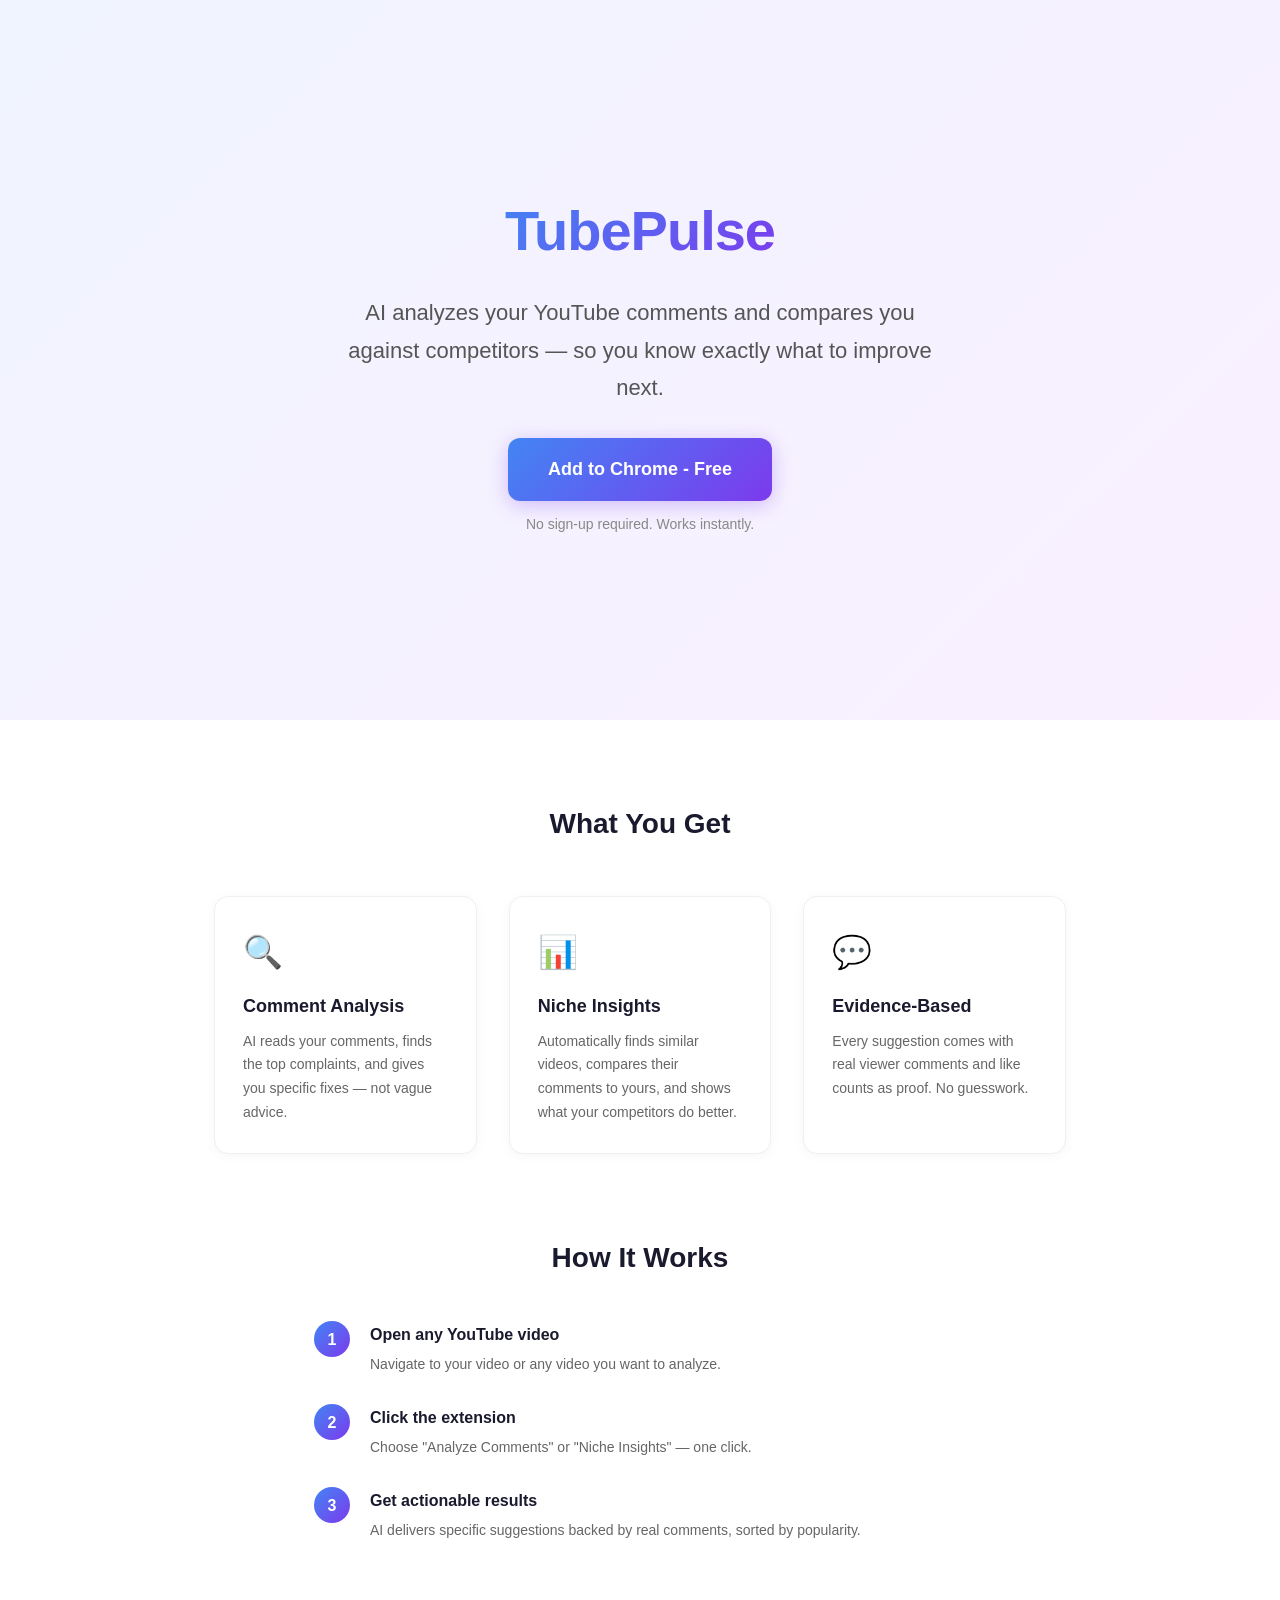
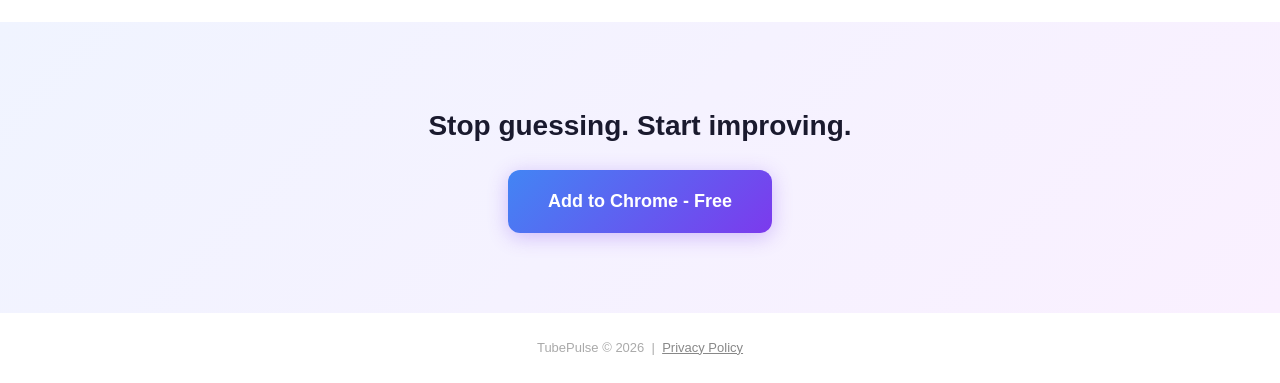
<file: TubePulse/landing/index.html>
<!DOCTYPE html>
<html lang="en">
<head>
  <meta charset="UTF-8">
  <meta name="viewport" content="width=device-width, initial-scale=1.0">
  <title>TubePulse - Turn YouTube Comments into Actionable Insights</title>
  <meta name="description" content="AI-powered Chrome extension that analyzes YouTube comments and compares your video against competitors. Get actionable improvement suggestions backed by real viewer feedback.">
  <style>
    * { margin: 0; padding: 0; box-sizing: border-box; }
    body { font-family: -apple-system, BlinkMacSystemFont, 'Segoe UI', Roboto, sans-serif; color: #1a1a2e; line-height: 1.7; }

    /* Hero */
    .hero {
      min-height: 80vh;
      display: flex; flex-direction: column; align-items: center; justify-content: center;
      text-align: center; padding: 60px 24px;
      background: linear-gradient(135deg, #f0f4ff 0%, #faf0ff 100%);
    }
    .hero h1 {
      font-size: clamp(32px, 5vw, 56px); font-weight: 800; letter-spacing: -1px;
      background: linear-gradient(135deg, #4285f4, #7c3aed);
      -webkit-background-clip: text; -webkit-text-fill-color: transparent; background-clip: text;
    }
    .hero .tagline { font-size: clamp(16px, 2.5vw, 22px); color: #555; max-width: 600px; margin: 16px auto 32px; }
    .cta {
      display: inline-block; padding: 16px 40px; font-size: 18px; font-weight: 700; color: #fff;
      background: linear-gradient(135deg, #4285f4, #7c3aed); border-radius: 12px; text-decoration: none;
      box-shadow: 0 4px 20px rgba(124, 58, 237, 0.3); transition: transform 0.2s, box-shadow 0.2s;
    }
    .cta:hover { transform: translateY(-2px); box-shadow: 0 6px 28px rgba(124, 58, 237, 0.4); }
    .cta-sub { font-size: 14px; color: #888; margin-top: 12px; }

    /* Features */
    .features { max-width: 900px; margin: 80px auto; padding: 0 24px; }
    .features h2 { text-align: center; font-size: 28px; margin-bottom: 48px; }
    .feature-grid { display: grid; grid-template-columns: repeat(auto-fit, minmax(250px, 1fr)); gap: 32px; }
    .feature-card {
      padding: 28px; border-radius: 14px; background: #fff;
      border: 1px solid #eef0f2; box-shadow: 0 2px 12px rgba(0,0,0,0.04);
    }
    .feature-icon { font-size: 32px; margin-bottom: 12px; }
    .feature-card h3 { font-size: 18px; margin-bottom: 8px; }
    .feature-card p { font-size: 14px; color: #666; }

    /* How it works */
    .how { max-width: 700px; margin: 80px auto; padding: 0 24px; }
    .how h2 { text-align: center; font-size: 28px; margin-bottom: 40px; }
    .step { display: flex; gap: 20px; margin-bottom: 28px; align-items: flex-start; }
    .step-num {
      flex-shrink: 0; width: 36px; height: 36px; border-radius: 50%;
      background: linear-gradient(135deg, #4285f4, #7c3aed);
      color: #fff; font-weight: 700; font-size: 16px;
      display: flex; align-items: center; justify-content: center;
    }
    .step h3 { font-size: 16px; margin-bottom: 4px; }
    .step p { font-size: 14px; color: #666; }

    /* CTA bottom */
    .bottom-cta {
      text-align: center; padding: 80px 24px;
      background: linear-gradient(135deg, #f0f4ff 0%, #faf0ff 100%);
    }
    .bottom-cta h2 { font-size: 28px; margin-bottom: 20px; }

    /* Footer */
    footer { text-align: center; padding: 24px; font-size: 13px; color: #aaa; }
    footer a { color: #888; }
  </style>
</head>
<body>

  <!-- Hero -->
  <section class="hero">
    <h1>TubePulse</h1>
    <p class="tagline">AI analyzes your YouTube comments and compares you against competitors — so you know exactly what to improve next.</p>
    <!-- TODO: Replace with actual Chrome Web Store extension URL after publishing -->
    <a class="cta" href="https://chromewebstore.google.com" target="_blank">Add to Chrome - Free</a>
    <p class="cta-sub">No sign-up required. Works instantly.</p>
  </section>


  <!-- Features -->
  <section class="features">
    <h2>What You Get</h2>
    <div class="feature-grid">
      <div class="feature-card">
        <div class="feature-icon">&#x1F50D;</div>
        <h3>Comment Analysis</h3>
        <p>AI reads your comments, finds the top complaints, and gives you specific fixes — not vague advice.</p>
      </div>
      <div class="feature-card">
        <div class="feature-icon">&#x1F4CA;</div>
        <h3>Niche Insights</h3>
        <p>Automatically finds similar videos, compares their comments to yours, and shows what your competitors do better.</p>
      </div>
      <div class="feature-card">
        <div class="feature-icon">&#x1F4AC;</div>
        <h3>Evidence-Based</h3>
        <p>Every suggestion comes with real viewer comments and like counts as proof. No guesswork.</p>
      </div>
    </div>
  </section>

  <!-- How it works -->
  <section class="how">
    <h2>How It Works</h2>
    <div class="step">
      <div class="step-num">1</div>
      <div><h3>Open any YouTube video</h3><p>Navigate to your video or any video you want to analyze.</p></div>
    </div>
    <div class="step">
      <div class="step-num">2</div>
      <div><h3>Click the extension</h3><p>Choose "Analyze Comments" or "Niche Insights" — one click.</p></div>
    </div>
    <div class="step">
      <div class="step-num">3</div>
      <div><h3>Get actionable results</h3><p>AI delivers specific suggestions backed by real comments, sorted by popularity.</p></div>
    </div>
  </section>

  <!-- Bottom CTA -->
  <section class="bottom-cta">
    <h2>Stop guessing. Start improving.</h2>
    <!-- TODO: Replace with actual Chrome Web Store extension URL after publishing -->
    <a class="cta" href="https://chromewebstore.google.com" target="_blank">Add to Chrome - Free</a>
  </section>

  <footer>
    <p>TubePulse &copy; 2026 &nbsp;|&nbsp; <a href="./privacy-policy.html">Privacy Policy</a></p>
  </footer>

</body>
</html>
</file>
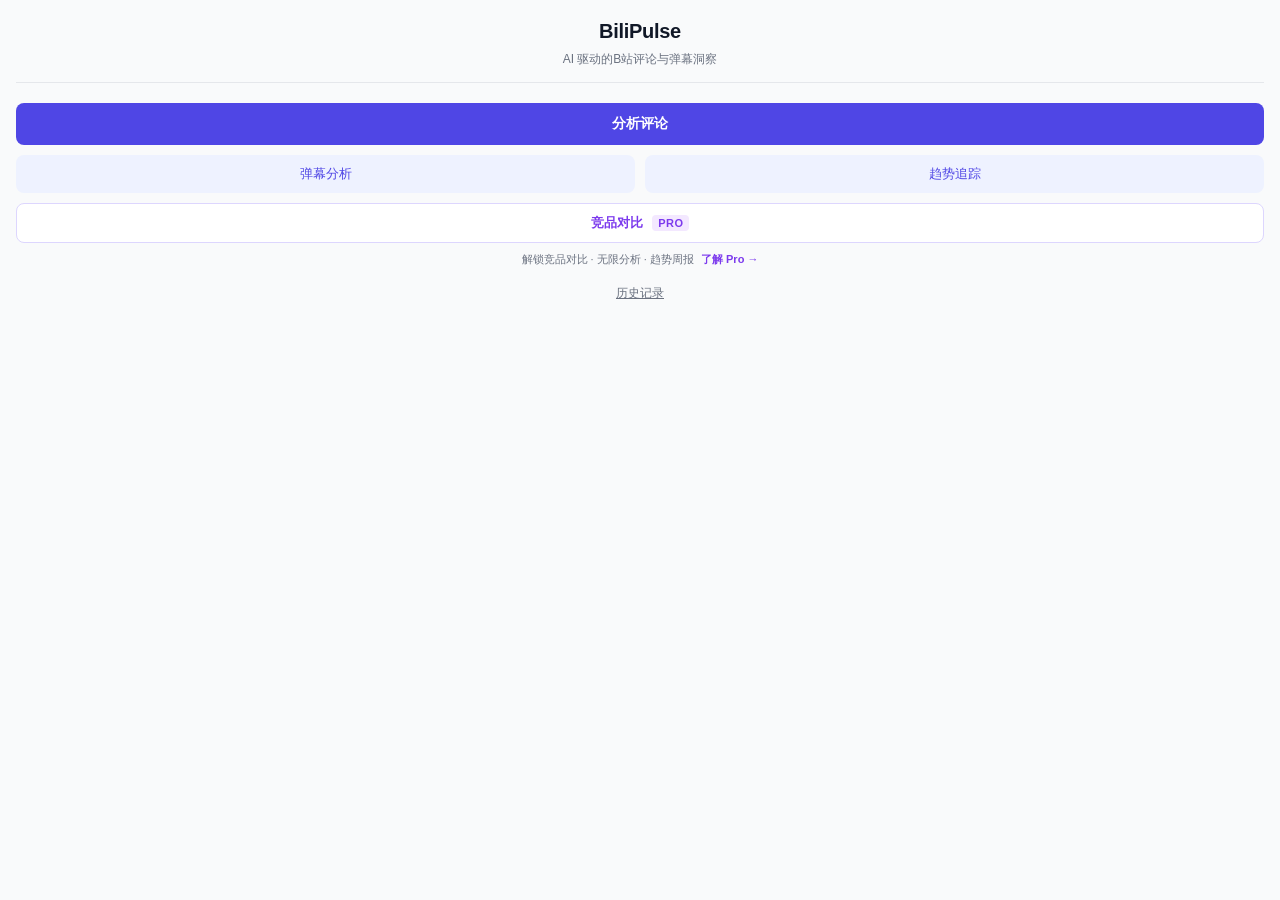
<file: BiliPulse-ext/popup.html>
<!DOCTYPE html>
<html lang="zh-CN">
<head>
  <meta charset="UTF-8">
  <meta name="viewport" content="width=device-width, initial-scale=1.0">
  <title>BiliPulse</title>
  <link rel="stylesheet" href="popup.css">
</head>
<body>
  <div class="container">
    <header>
      <h1>BiliPulse</h1>
      <p class="slogan">AI 驱动的B站评论与弹幕洞察</p>
    </header>

    <main>
      <div id="onboarding" class="onboarding hidden">
        <p>打开B站视频页面，然后点击 <b>分析评论</b> 开始使用。</p>
        <a id="dismissOnboarding" class="onboarding-dismiss">知道了</a>
      </div>

      <div class="btn-group">
        <button id="analyzeBtn" class="btn-primary">分析评论</button>
        <div class="btn-row-secondary">
          <button id="danmakuBtn" class="btn-secondary">弹幕分析</button>
          <button id="trendBtn" class="btn-secondary">趋势追踪</button>
        </div>
        <button id="competitorBtn" class="btn-pro">竞品对比 <span id="proLock" class="pro-badge">PRO</span></button>
      </div>

      <div id="proHint" class="pro-hint">
        <span>解锁竞品对比 · 无限分析 · 趋势周报</span>
        <a id="proHintLink">了解 Pro →</a>
      </div>

      <div id="proModal" class="pro-modal hidden">
        <div class="pro-modal-content">
          <p class="pro-modal-title">解锁竞品对比</p>
          <p class="pro-modal-desc">对比同类视频数据，发现内容差距，获取改进建议。留下联系方式即可免费体验。</p>
          <div class="pro-form">
            <input id="proEmail" type="email" placeholder="邮箱" class="pro-input">
            <button id="proTrialBtn" class="pro-submit">免费体验 — 7天 / 5次</button>
          </div>
          <p id="proMsg" class="pro-msg hidden"></p>
          <a id="proClose" class="pro-close">以后再说</a>
        </div>
      </div>

      <div id="usageBar" class="usage-bar hidden">
        <span id="usageText"></span>
        <div class="usage-track"><div id="usageFill" class="usage-fill"></div></div>
      </div>

      <div id="usageLimitMsg" class="usage-limit-msg hidden">
        <p>本月 <b>50 次免费分析</b> 已用完。</p>
        <button id="usageLimitUpgrade" class="usage-limit-btn">获取更多次数</button>
      </div>

      <div id="loading" class="loading hidden">
        <div class="spinner"></div>
        <p id="loadingText">正在分析...</p>
        <div class="progress-bar"><div id="progressFill" class="progress-fill"></div></div>
      </div>

      <div id="error" class="error hidden"></div>

      <div id="results" class="results hidden"></div>

      <div id="upgradeBanner" class="upgrade-banner hidden">
        <p>想要更深入的洞察？</p>
        <span>解锁趋势追踪、周报和无限分析</span>
      </div>

      <div id="historyArea" class="history-area hidden">
        <div class="history-header">
          <span class="history-title">历史记录</span>
          <a id="clearHistoryBtn" class="clear-history-link">清空</a>
        </div>
        <div id="historyList" class="history-list"></div>
      </div>

      <div id="trendArea" class="history-area hidden">
        <div class="history-header">
          <a id="trendBackBtn" class="history-back">← 返回</a>
          <span class="history-title">趋势追踪</span>
          <a id="clearTrendBtn" class="clear-history-link">清空</a>
        </div>
        <button id="improvementBtn" class="btn-primary hidden" style="margin-bottom:10px">查看改进情况</button>
        <div id="improvementResult" class="hidden"></div>
        <div id="trendContent"></div>
      </div>
    </main>

    <div class="footer-links">
      <a id="historyLink" class="footer-link">历史记录</a>
    </div>
  </div>

  <script src="config.js"></script>
  <script src="popup.js"></script>
</body>
</html>
</file>
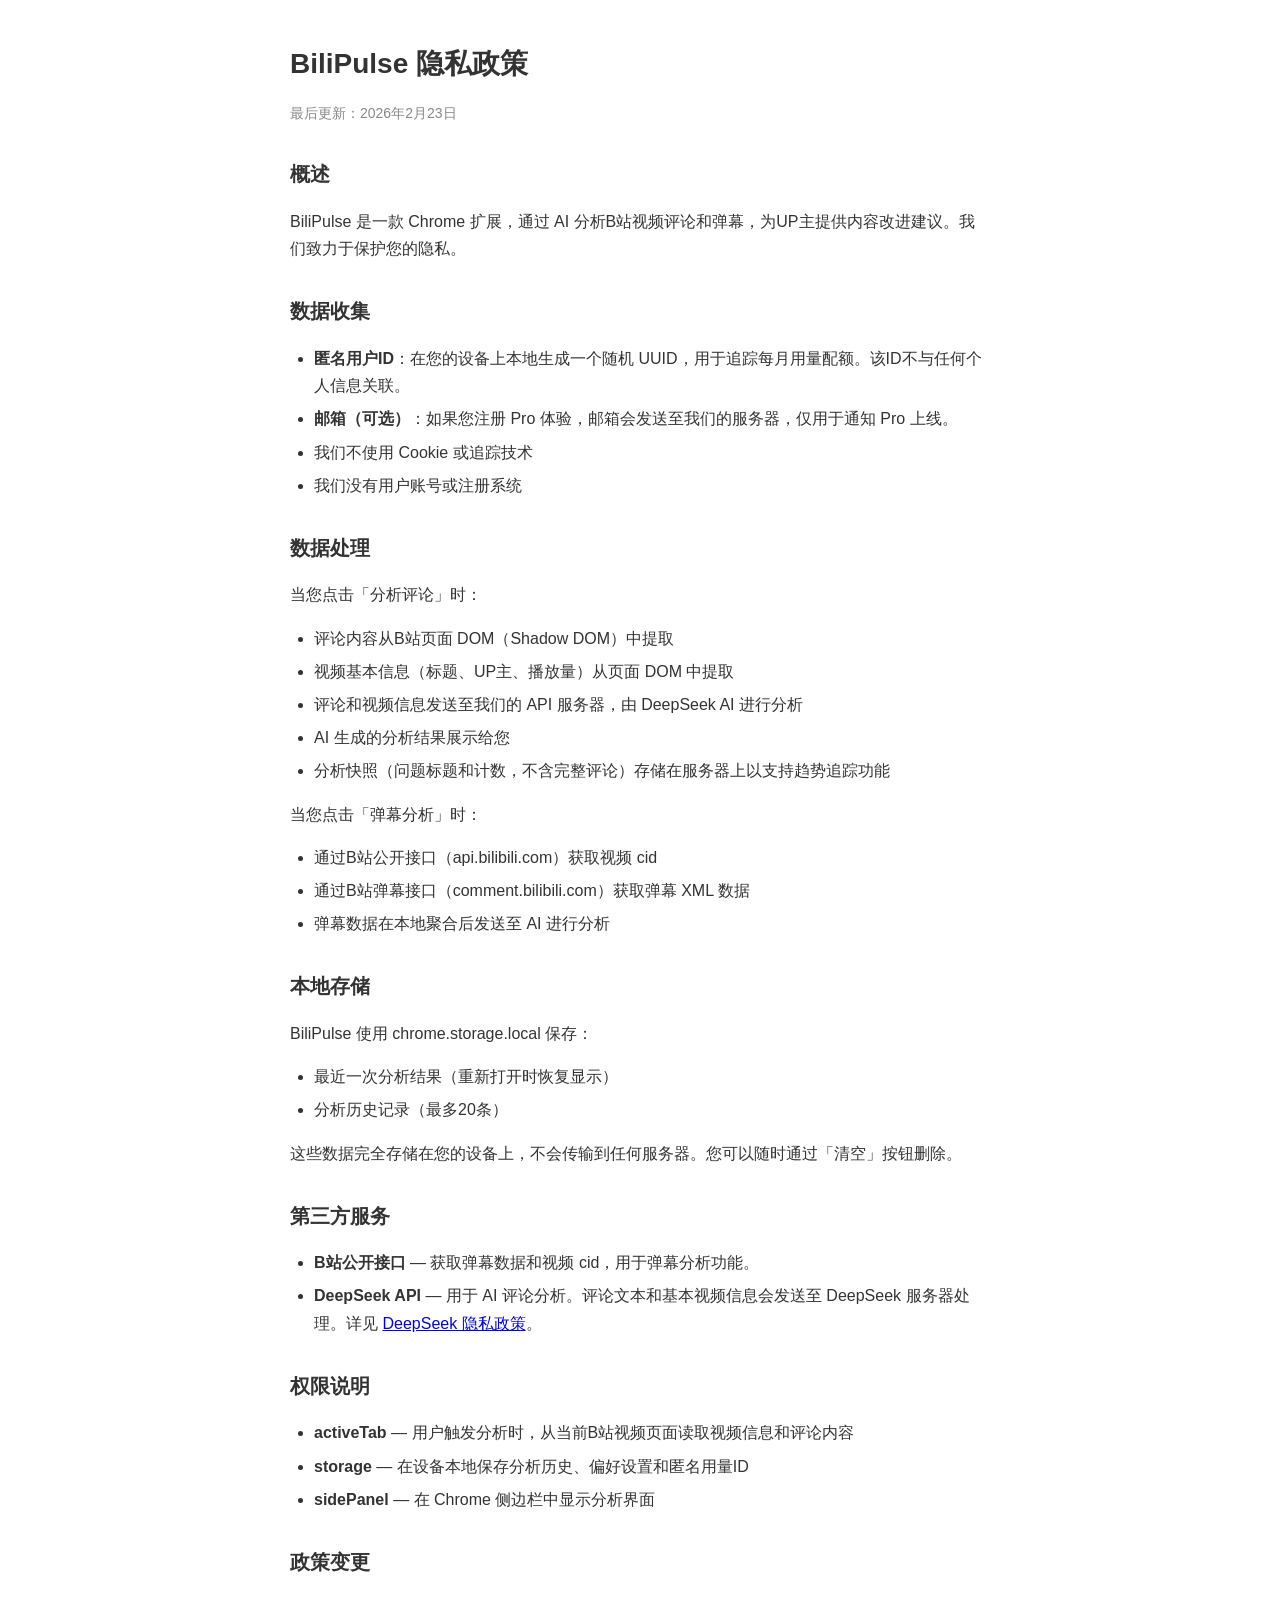
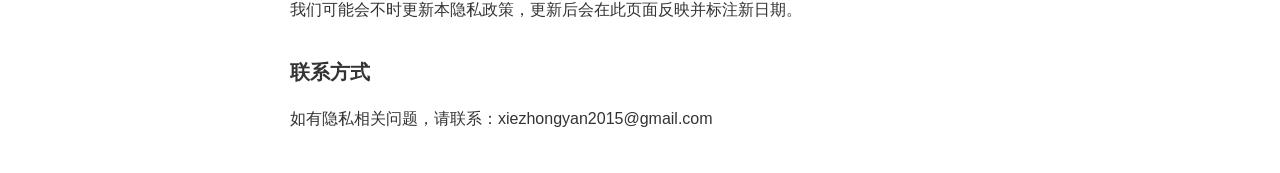
<file: BiliPulse-ext/privacy-policy.html>
<!DOCTYPE html>
<html lang="zh-CN">
<head>
  <meta charset="UTF-8">
  <meta name="viewport" content="width=device-width, initial-scale=1.0">
  <title>BiliPulse - 隐私政策</title>
  <style>
    body { font-family: -apple-system, BlinkMacSystemFont, "PingFang SC", "Microsoft YaHei", sans-serif; max-width: 700px; margin: 40px auto; padding: 0 20px; color: #333; line-height: 1.7; }
    h1 { font-size: 28px; margin-bottom: 8px; }
    h2 { font-size: 20px; margin-top: 32px; }
    .date { color: #888; font-size: 14px; margin-bottom: 32px; }
    ul { padding-left: 24px; }
    li { margin-bottom: 6px; }
  </style>
</head>
<body>
  <h1>BiliPulse 隐私政策</h1>
  <p class="date">最后更新：2026年2月23日</p>

  <h2>概述</h2>
  <p>BiliPulse 是一款 Chrome 扩展，通过 AI 分析B站视频评论和弹幕，为UP主提供内容改进建议。我们致力于保护您的隐私。</p>

  <h2>数据收集</h2>
  <ul>
    <li><strong>匿名用户ID</strong>：在您的设备上本地生成一个随机 UUID，用于追踪每月用量配额。该ID不与任何个人信息关联。</li>
    <li><strong>邮箱（可选）</strong>：如果您注册 Pro 体验，邮箱会发送至我们的服务器，仅用于通知 Pro 上线。</li>
    <li>我们不使用 Cookie 或追踪技术</li>
    <li>我们没有用户账号或注册系统</li>
  </ul>

  <h2>数据处理</h2>
  <p>当您点击「分析评论」时：</p>
  <ul>
    <li>评论内容从B站页面 DOM（Shadow DOM）中提取</li>
    <li>视频基本信息（标题、UP主、播放量）从页面 DOM 中提取</li>
    <li>评论和视频信息发送至我们的 API 服务器，由 DeepSeek AI 进行分析</li>
    <li>AI 生成的分析结果展示给您</li>
    <li>分析快照（问题标题和计数，不含完整评论）存储在服务器上以支持趋势追踪功能</li>
  </ul>
  <p>当您点击「弹幕分析」时：</p>
  <ul>
    <li>通过B站公开接口（api.bilibili.com）获取视频 cid</li>
    <li>通过B站弹幕接口（comment.bilibili.com）获取弹幕 XML 数据</li>
    <li>弹幕数据在本地聚合后发送至 AI 进行分析</li>
  </ul>

  <h2>本地存储</h2>
  <p>BiliPulse 使用 chrome.storage.local 保存：</p>
  <ul>
    <li>最近一次分析结果（重新打开时恢复显示）</li>
    <li>分析历史记录（最多20条）</li>
  </ul>
  <p>这些数据完全存储在您的设备上，不会传输到任何服务器。您可以随时通过「清空」按钮删除。</p>

  <h2>第三方服务</h2>
  <ul>
    <li><strong>B站公开接口</strong> — 获取弹幕数据和视频 cid，用于弹幕分析功能。</li>
    <li><strong>DeepSeek API</strong> — 用于 AI 评论分析。评论文本和基本视频信息会发送至 DeepSeek 服务器处理。详见 <a href="https://www.deepseek.com/privacy">DeepSeek 隐私政策</a>。</li>
  </ul>

  <h2>权限说明</h2>
  <ul>
    <li><strong>activeTab</strong> — 用户触发分析时，从当前B站视频页面读取视频信息和评论内容</li>
    <li><strong>storage</strong> — 在设备本地保存分析历史、偏好设置和匿名用量ID</li>
    <li><strong>sidePanel</strong> — 在 Chrome 侧边栏中显示分析界面</li>
  </ul>

  <h2>政策变更</h2>
  <p>我们可能会不时更新本隐私政策，更新后会在此页面反映并标注新日期。</p>

  <h2>联系方式</h2>
  <p>如有隐私相关问题，请联系：xiezhongyan2015@gmail.com</p>
</body>
</html>
</file>
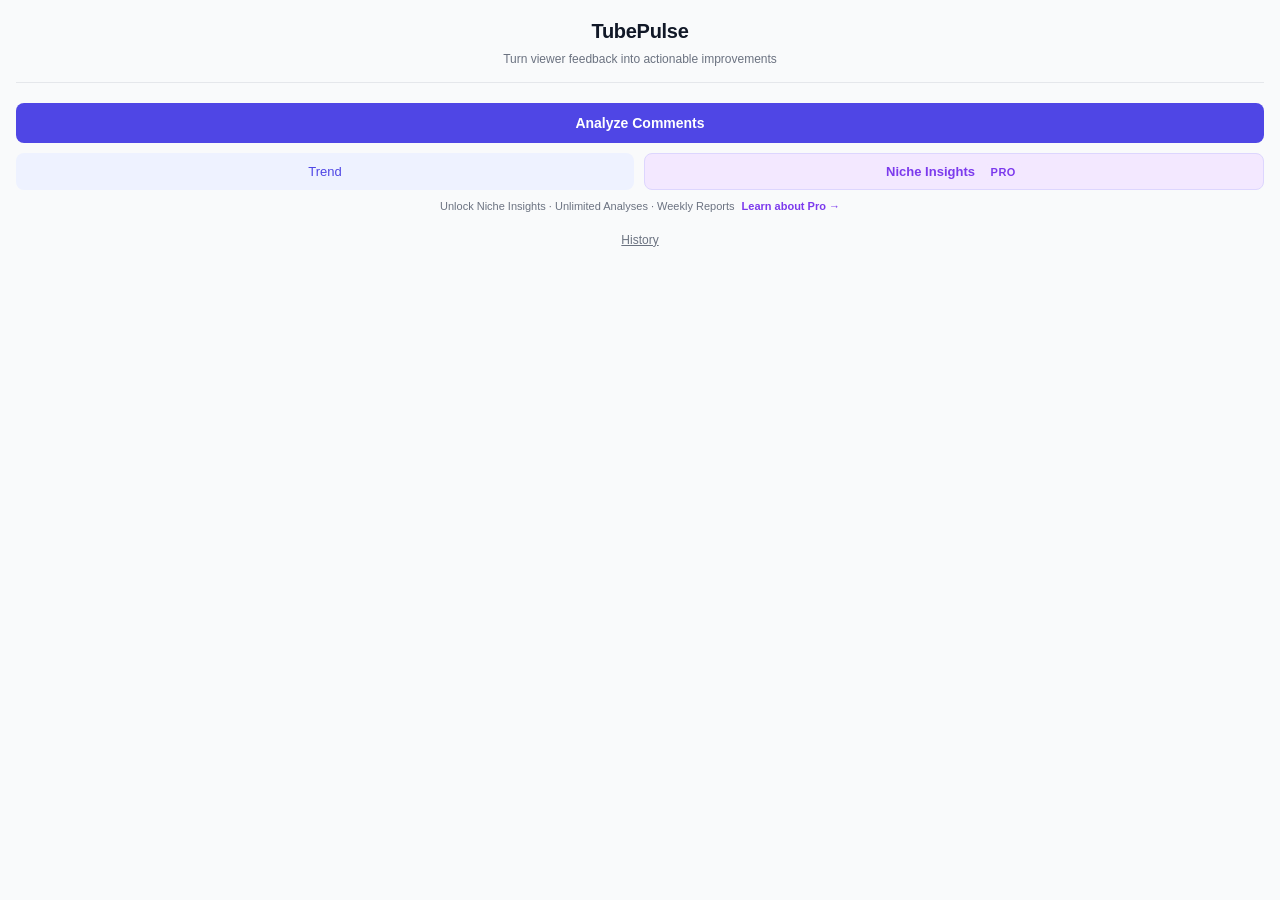
<file: TubePulse/popup.html>
<!DOCTYPE html>
<html lang="en">
<head>
  <meta charset="UTF-8">
  <meta name="viewport" content="width=device-width, initial-scale=1.0">
  <title>TubePulse</title>
  <link rel="stylesheet" href="popup.css">
</head>
<body>
  <div class="container">
    <header>
      <h1>TubePulse</h1>
      <p class="slogan">Turn viewer feedback into actionable improvements</p>
    </header>

    <main>
      <div id="onboarding" class="onboarding hidden">
        <p>Open a YouTube video, then click <b>Analyze Comments</b> to get started.</p>
        <a id="dismissOnboarding" class="onboarding-dismiss">Got it</a>
      </div>

      <!-- Action Buttons -->
      <div class="btn-group">
        <button id="analyzeBtn" class="btn-primary">Analyze Comments</button>
        <div class="btn-row-secondary">
          <button id="trendBtn" class="btn-secondary">Trend</button>
          <button id="competitorBtn" class="btn-pro">Niche Insights <span id="proLock" class="pro-badge">PRO</span></button>
        </div>
      </div>

      <div id="proHint" class="pro-hint">
        <span>Unlock Niche Insights · Unlimited Analyses · Weekly Reports</span>
        <a id="proHintLink">Learn about Pro →</a>
      </div>

      <!-- Pro trial modal -->
      <div id="proModal" class="pro-modal hidden">
        <div class="pro-modal-content">
          <p class="pro-modal-title">Unlock Niche Insights</p>
          <p class="pro-modal-desc">Compare your video against competitors, discover content gaps, and get data-driven improvement suggestions.</p>
          <div class="pro-form">
            <input id="proEmail" type="email" placeholder="Email" class="pro-input">
            <button id="proTrialBtn" class="btn-primary">Try Free — 7 Days / 5 Uses</button>
          </div>
          <p id="proMsg" class="pro-msg hidden"></p>
          <a id="proClose" class="pro-close">Maybe later</a>
        </div>
      </div>

      <div id="usageBar" class="usage-bar hidden">
        <span id="usageText"></span>
        <div class="usage-track"><div id="usageFill" class="usage-fill"></div></div>
      </div>

      <div id="usageLimitMsg" class="usage-limit-msg hidden">
        <p>You've used all your <b>free analyses</b> this month.</p>
        <button id="usageLimitUpgrade" class="usage-limit-btn">Get More Analyses</button>
      </div>

      <div id="videoContext" class="video-context hidden"></div>

      <div id="loading" class="loading hidden">
        <div class="spinner"></div>
        <p id="loadingText">Analyzing comments...</p>
        <div class="progress-bar"><div id="progressFill" class="progress-fill"></div></div>
      </div>

      <div id="error" class="error hidden"></div>

      <div id="results" class="results hidden"></div>

      <div id="upgradeBanner" class="upgrade-banner hidden" onclick="document.getElementById('proModal').classList.remove('hidden')">
        <p>Want deeper insights?</p>
        <span>Unlock trend tracking, weekly reports & unlimited analyses with Pro</span>
      </div>

      <!-- History -->
      <div id="historyArea" class="history-area hidden">
        <div class="history-header">
          <span class="history-title">History</span>
          <a id="clearHistoryBtn" class="clear-history-link">Clear All</a>
        </div>
        <div id="historyList" class="history-list"></div>
      </div>

      <!-- Trend -->
      <div id="trendArea" class="history-area hidden">
        <div class="history-header">
          <a id="trendBackBtn" class="history-back">← Back</a>
          <span class="history-title">Trend</span>
          <a id="clearTrendBtn" class="clear-history-link">Clear All</a>
        </div>
        <button id="improvementBtn" class="btn-primary hidden" style="margin-bottom:10px">Check Improvement</button>
        <div id="improvementResult" class="hidden"></div>
        <div id="trendContent"></div>
      </div>
    </main>

    <div class="footer-links">
      <a id="historyLink" class="footer-link">History</a>
    </div>
  </div>

  <script src="config.js"></script>
  <script src="popup.js"></script>
</body>
</html>
</file>
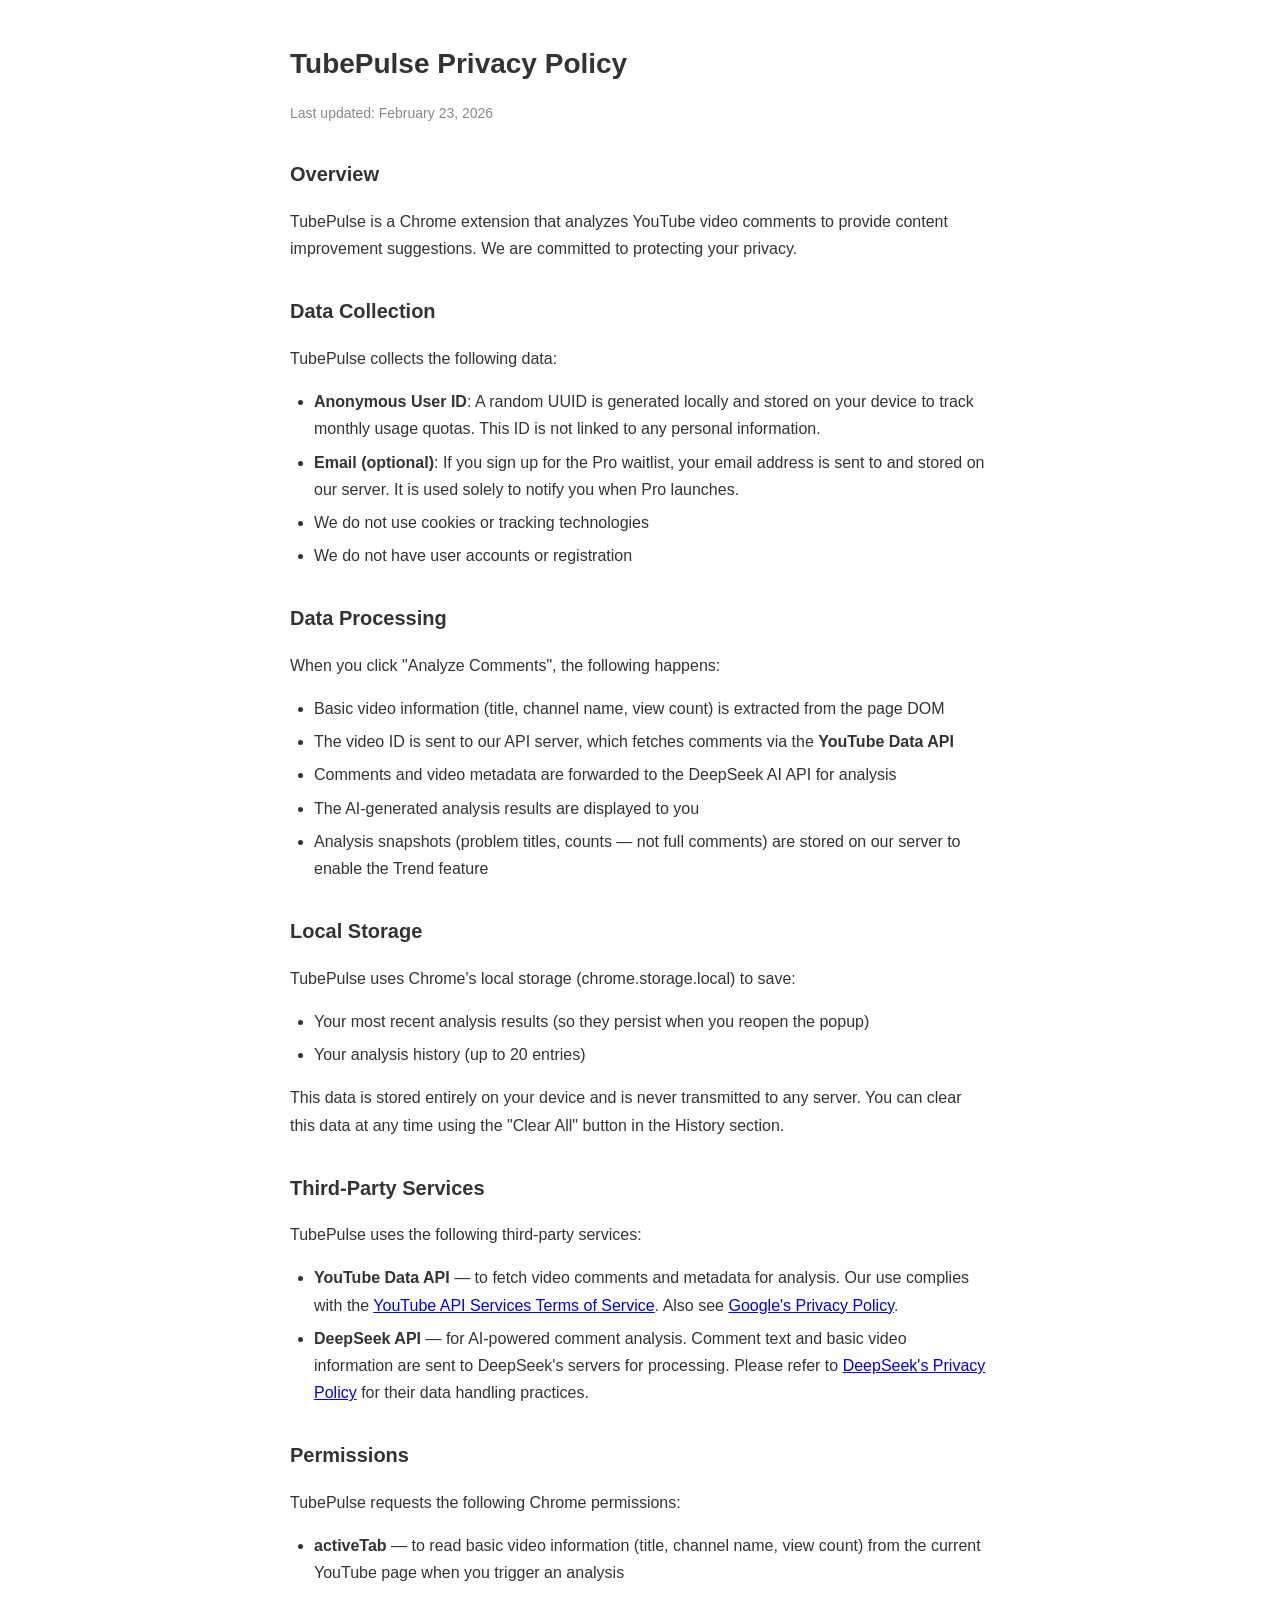
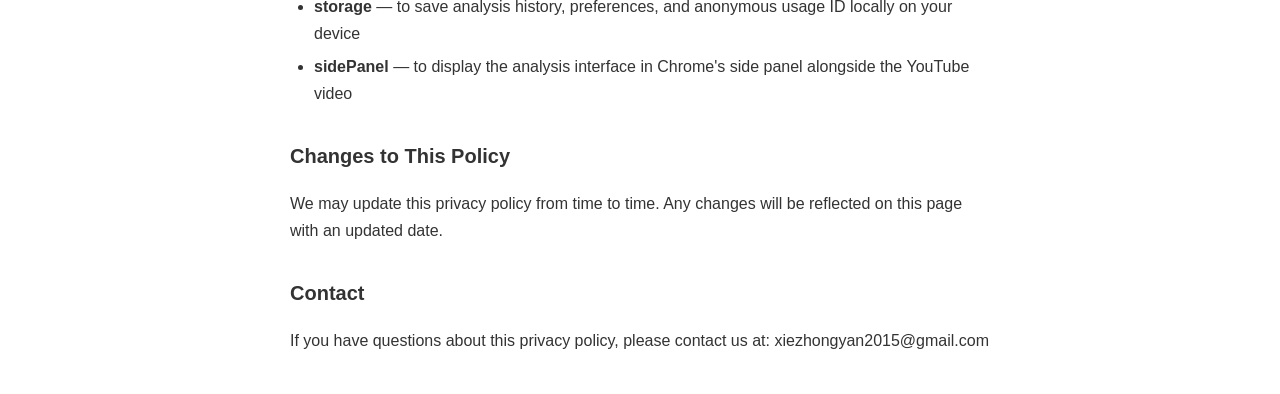
<file: TubePulse/privacy-policy.html>
<!DOCTYPE html>
<html lang="en">
<head>
  <meta charset="UTF-8">
  <meta name="viewport" content="width=device-width, initial-scale=1.0">
  <title>TubePulse - Privacy Policy</title>
  <style>
    body { font-family: -apple-system, BlinkMacSystemFont, 'Segoe UI', Roboto, sans-serif; max-width: 700px; margin: 40px auto; padding: 0 20px; color: #333; line-height: 1.7; }
    h1 { font-size: 28px; margin-bottom: 8px; }
    h2 { font-size: 20px; margin-top: 32px; }
    .date { color: #888; font-size: 14px; margin-bottom: 32px; }
    ul { padding-left: 24px; }
    li { margin-bottom: 6px; }
  </style>
</head>
<body>
  <h1>TubePulse Privacy Policy</h1>
  <p class="date">Last updated: February 23, 2026</p>

  <h2>Overview</h2>
  <p>TubePulse is a Chrome extension that analyzes YouTube video comments to provide content improvement suggestions. We are committed to protecting your privacy.</p>

  <h2>Data Collection</h2>
  <p>TubePulse collects the following data:</p>
  <ul>
    <li><strong>Anonymous User ID</strong>: A random UUID is generated locally and stored on your device to track monthly usage quotas. This ID is not linked to any personal information.</li>
    <li><strong>Email (optional)</strong>: If you sign up for the Pro waitlist, your email address is sent to and stored on our server. It is used solely to notify you when Pro launches.</li>
    <li>We do not use cookies or tracking technologies</li>
    <li>We do not have user accounts or registration</li>
  </ul>

  <h2>Data Processing</h2>
  <p>When you click "Analyze Comments", the following happens:</p>
  <ul>
    <li>Basic video information (title, channel name, view count) is extracted from the page DOM</li>
    <li>The video ID is sent to our API server, which fetches comments via the <strong>YouTube Data API</strong></li>
    <li>Comments and video metadata are forwarded to the DeepSeek AI API for analysis</li>
    <li>The AI-generated analysis results are displayed to you</li>
    <li>Analysis snapshots (problem titles, counts — not full comments) are stored on our server to enable the Trend feature</li>
  </ul>

  <h2>Local Storage</h2>
  <p>TubePulse uses Chrome's local storage (chrome.storage.local) to save:</p>
  <ul>
    <li>Your most recent analysis results (so they persist when you reopen the popup)</li>
    <li>Your analysis history (up to 20 entries)</li>
  </ul>
  <p>This data is stored entirely on your device and is never transmitted to any server. You can clear this data at any time using the "Clear All" button in the History section.</p>

  <h2>Third-Party Services</h2>
  <p>TubePulse uses the following third-party services:</p>
  <ul>
    <li><strong>YouTube Data API</strong> — to fetch video comments and metadata for analysis. Our use complies with the <a href="https://developers.google.com/youtube/terms/api-services-terms-of-service">YouTube API Services Terms of Service</a>. Also see <a href="https://policies.google.com/privacy">Google's Privacy Policy</a>.</li>
    <li><strong>DeepSeek API</strong> — for AI-powered comment analysis. Comment text and basic video information are sent to DeepSeek's servers for processing. Please refer to <a href="https://www.deepseek.com/privacy">DeepSeek's Privacy Policy</a> for their data handling practices.</li>
  </ul>

  <h2>Permissions</h2>
  <p>TubePulse requests the following Chrome permissions:</p>
  <ul>
    <li><strong>activeTab</strong> — to read basic video information (title, channel name, view count) from the current YouTube page when you trigger an analysis</li>
    <li><strong>storage</strong> — to save analysis history, preferences, and anonymous usage ID locally on your device</li>
    <li><strong>sidePanel</strong> — to display the analysis interface in Chrome's side panel alongside the YouTube video</li>
  </ul>

  <h2>Changes to This Policy</h2>
  <p>We may update this privacy policy from time to time. Any changes will be reflected on this page with an updated date.</p>

  <h2>Contact</h2>
  <p>If you have questions about this privacy policy, please contact us at: xiezhongyan2015@gmail.com</p>
</body>
</html>
</file>
<file: BiliPulse-ext/popup.css>
/* === Design Tokens === */
:root {
  --bg-panel: #F9FAFB;
  --bg-surface: #FFFFFF;
  --text-primary: #111827;
  --text-secondary: #6B7280;
  --border-light: #E5E7EB;
  --primary-main: #4F46E5;
  --primary-hover: #4338CA;
  --primary-light: #EEF2FF;
  --pro-main: #7C3AED;
  --pro-light: #F3E8FF;
  --success: #16a34a;
  --danger: #dc2626;
  --warning: #d97706;
}

* { margin: 0; padding: 0; box-sizing: border-box; }

body {
  width: 100%;
  min-height: 100vh;
  font-family: "PingFang SC", "Hiragino Sans GB", "Microsoft YaHei", "Noto Sans SC", -apple-system, sans-serif;
  background: var(--bg-panel);
  color: var(--text-primary);
  font-size: 13px;
  line-height: 1.5;
}

.container { padding: 16px; }

/* === Header === */
header {
  text-align: center;
  margin-bottom: 20px;
  padding-bottom: 14px;
  border-bottom: 1px solid var(--border-light);
}
header h1 {
  font-size: 20px;
  font-weight: 700;
  color: var(--text-primary);
  letter-spacing: -0.3px;
}
.slogan {
  font-size: 12px;
  color: var(--text-secondary);
  margin-top: 4px;
}

/* === Onboarding === */
.onboarding {
  margin-bottom: 12px;
  padding: 12px 14px;
  background: var(--primary-light);
  border: 1px solid #C7D2FE;
  border-radius: 8px;
  font-size: 13px;
  text-align: center;
}
.onboarding-dismiss {
  display: inline-block;
  margin-top: 6px;
  font-size: 12px;
  color: var(--primary-main);
  cursor: pointer;
  text-decoration: underline;
}

/* === Button Group (1+2+1 layout) === */
.btn-group {
  display: flex;
  flex-direction: column;
  gap: 10px;
}
.btn-row-secondary {
  display: flex;
  gap: 10px;
}
.btn-row-secondary > * { flex: 1; }

.btn-primary {
  width: 100%;
  padding: 12px;
  font-size: 14px;
  font-weight: 600;
  color: #fff;
  background: var(--primary-main);
  border: none;
  border-radius: 8px;
  cursor: pointer;
  transition: all 0.2s ease;
}
.btn-primary:hover {
  background: var(--primary-hover);
  transform: translateY(-1px);
  box-shadow: 0 4px 6px -1px rgba(79, 70, 229, 0.2);
}
.btn-primary:disabled {
  background: #D1D5DB;
  cursor: not-allowed;
  transform: none;
  box-shadow: none;
}

.btn-secondary {
  padding: 10px;
  font-size: 13px;
  font-weight: 500;
  color: var(--primary-main);
  background: var(--primary-light);
  border: none;
  border-radius: 8px;
  cursor: pointer;
  transition: all 0.2s ease;
}
.btn-secondary:hover { background: #E0E7FF; }
.btn-secondary:disabled {
  background: #F3F4F6;
  color: #9CA3AF;
  cursor: not-allowed;
}

/* Pro: 白底+紫色描边，Gemini建议基础上增强存在感 */
.btn-pro {
  width: 100%;
  padding: 10px;
  font-size: 13px;
  font-weight: 600;
  color: var(--pro-main);
  background: var(--bg-surface);
  border: 1px solid #DDD6FE;
  border-radius: 8px;
  cursor: pointer;
  transition: all 0.2s ease;
}
.btn-pro:hover {
  border-color: var(--pro-main);
  background: #FAF5FF;
}
.btn-pro:disabled {
  background: #F9FAFB;
  color: #D1D5DB;
  border-color: #F3F4F6;
  cursor: not-allowed;
}

.pro-badge {
  background-color: var(--pro-light);
  color: var(--pro-main);
  font-size: 11px;
  padding: 2px 6px;
  border-radius: 4px;
  margin-left: 6px;
  font-weight: 600;
  letter-spacing: 0.5px;
}
.trial-status {
  font-size: 11px;
  color: var(--success);
  margin-left: 6px;
  font-weight: 600;
}

/* === Pro Hint === */
.pro-hint {
  margin-top: 8px;
  text-align: center;
  font-size: 11px;
  color: var(--text-secondary);
}
.pro-hint a {
  color: var(--pro-main);
  cursor: pointer;
  font-weight: 600;
  margin-left: 4px;
}
.pro-hint a:hover { text-decoration: underline; }

/* === Pro Modal === */
.pro-modal {
  margin-top: 16px;
  padding: 20px;
  border-radius: 12px;
  background: var(--bg-surface);
  border: 1px solid var(--border-light);
  box-shadow: 0 1px 2px rgba(0,0,0,0.05);
}
.pro-modal-title { font-size: 15px; font-weight: 600; margin-bottom: 8px; }
.pro-modal-desc { font-size: 13px; color: var(--text-secondary); margin-bottom: 14px; }
.pro-form { display: flex; gap: 8px; }
.pro-input {
  flex: 1; padding: 10px 12px; font-size: 13px;
  border: 1px solid var(--border-light); border-radius: 8px; outline: none;
}
.pro-input:focus { border-color: var(--pro-main); }
.pro-submit {
  padding: 10px 16px; font-size: 13px; font-weight: 600; color: #fff;
  background: var(--primary-main); border: none; border-radius: 8px; cursor: pointer;
}
.pro-submit:disabled { background: #D1D5DB; cursor: not-allowed; }
.pro-msg { font-size: 12px; color: var(--success); margin-top: 8px; }
.pro-close {
  display: block; text-align: center; font-size: 12px;
  color: var(--text-secondary); margin-top: 10px; cursor: pointer;
}
.pro-close:hover { color: var(--text-primary); }

/* === Usage Bar === */
.usage-bar {
  margin-top: 10px; padding: 8px 12px;
  background: var(--bg-surface); border: 1px solid var(--border-light);
  border-radius: 8px; font-size: 12px; color: var(--text-secondary);
}
.usage-track { height: 4px; background: #E5E7EB; border-radius: 2px; margin-top: 6px; overflow: hidden; }
.usage-fill { height: 100%; background: var(--primary-main); border-radius: 2px; transition: width 0.4s ease; }
.usage-fill.warn { background: var(--danger); }

.usage-limit-msg {
  margin-top: 10px; padding: 14px; background: #FEF2F2;
  border: 1px solid #FECACA; border-radius: 10px; text-align: center; font-size: 13px;
}
.usage-limit-btn {
  margin-top: 10px; padding: 10px 20px; border: none; border-radius: 8px;
  font-size: 13px; font-weight: 600; color: #fff; background: var(--primary-main); cursor: pointer;
}

/* === Loading === */
.loading { text-align: center; padding: 30px 0; }
.spinner {
  width: 28px; height: 28px;
  border: 3px solid var(--border-light);
  border-top-color: var(--primary-main);
  border-radius: 50%;
  margin: 0 auto 12px;
  animation: spin 0.8s linear infinite;
}
@keyframes spin { to { transform: rotate(360deg); } }
.loading p { font-size: 13px; color: var(--text-secondary); }
.progress-bar {
  width: 80%; height: 4px;
  background: var(--border-light);
  border-radius: 2px;
  margin: 12px auto 0;
  overflow: hidden;
}
.progress-fill {
  height: 100%; width: 0%;
  background: var(--primary-main);
  border-radius: 2px;
  transition: width 0.5s ease;
}

/* === Error === */
.error {
  margin-top: 16px; padding: 12px 16px;
  background: #FEF2F2; border: 1px solid #FECACA;
  border-radius: 8px; color: var(--danger); font-size: 13px; cursor: pointer;
}

/* === Results === */
.results { margin-top: 16px; }

.problem-card {
  margin-bottom: 12px; padding: 14px;
  background: var(--bg-surface); border-radius: 12px;
  border: 1px solid var(--border-light);
  box-shadow: 0 1px 2px rgba(0,0,0,0.05);
  transition: box-shadow 0.2s;
}
.problem-card:hover { box-shadow: 0 2px 8px rgba(0,0,0,0.08); }

.problem-tag {
  display: inline-block; padding: 3px 10px; font-size: 11px; font-weight: 600;
  border-radius: 12px; color: var(--danger); background: #FEF2F2;
  margin-bottom: 8px; letter-spacing: 0.3px;
}
.signal-tag {
  display: inline-block; padding: 3px 8px; font-size: 10px; font-weight: 600;
  border-radius: 12px; margin-left: 6px; margin-bottom: 8px;
  letter-spacing: 0.3px; text-transform: uppercase;
}
.signal-strong { background: #FEE2E2; color: var(--danger); }
.signal-moderate { background: #FEF3C7; color: var(--warning); }
.signal-weak { background: #F3F4F6; color: #9CA3AF; }

.problem-title { font-size: 14px; font-weight: 600; margin-bottom: 6px; }
.problem-detail { font-size: 13px; color: var(--text-secondary); margin-bottom: 10px; }

.suggestion-tag {
  display: inline-block; padding: 3px 10px; font-size: 11px; font-weight: 600;
  border-radius: 12px; color: var(--success); background: #F0FDF4; margin-bottom: 6px;
}
.suggestion-text { font-size: 13px; }

/* === Evidence === */
.evidence-block { margin-top: 8px; padding-left: 10px; border-left: 3px solid var(--border-light); }
.evidence-item { font-size: 12px; color: var(--text-secondary); padding: 4px 0; line-height: 1.5; }

/* === Copy Button === */
.copy-btn {
  display: block; width: 100%; margin-top: 12px; padding: 10px;
  font-size: 13px; font-weight: 500; color: var(--primary-main);
  background: var(--primary-light); border: none; border-radius: 8px;
  cursor: pointer; transition: all 0.2s;
}
.copy-btn:hover { background: #E0E7FF; }
.copy-btn.copied { background: var(--success); color: #fff; }
.comment-count { margin-top: 14px; text-align: center; font-size: 12px; color: var(--text-secondary); }

/* === Competitor & Danmaku Report === */
.comp-section { margin-bottom: 14px; }
.comp-section-title {
  font-size: 12px; font-weight: 600; padding: 4px 10px;
  border-radius: 6px; display: inline-block; margin-bottom: 8px;
}
.comp-section-title.strengths { background: #F0FDF4; color: var(--success); }
.comp-section-title.weaknesses { background: #FEF2F2; color: var(--danger); }
.comp-section-title.opportunities { background: var(--primary-light); color: var(--primary-main); }
.comp-section-title.actions { background: var(--pro-light); color: var(--pro-main); }

.comp-item {
  padding: 8px 12px; margin-bottom: 6px;
  background: var(--bg-surface); border: 1px solid var(--border-light);
  border-radius: 8px; font-size: 13px;
}
.comp-item .reason { margin-top: 4px; font-size: 12px; color: var(--text-secondary); }

.comp-videos { display: flex; flex-direction: column; gap: 8px; margin-bottom: 14px; }
.comp-video-card {
  padding: 10px; background: var(--bg-surface);
  border: 1px solid var(--border-light); border-radius: 8px;
}
.comp-video-link {
  display: block; font-size: 12px; font-weight: 600;
  color: var(--primary-main); text-decoration: none;
  margin-bottom: 4px; overflow: hidden; text-overflow: ellipsis; white-space: nowrap;
}
.comp-video-link:hover { text-decoration: underline; }
.comp-video-meta { font-size: 11px; color: var(--text-secondary); }

/* 弹幕报告复用 comp 样式 */
.danmaku-section { margin-bottom: 14px; }
.danmaku-section-title {
  font-size: 12px; font-weight: 600; padding: 4px 10px;
  border-radius: 6px; display: inline-block; margin-bottom: 8px;
}
.danmaku-section-title.rhythm { background: var(--pro-light); color: var(--pro-main); }
.danmaku-section-title.feedback { background: #FEF2F2; color: var(--danger); }
.danmaku-section-title.highlights { background: #F0FDF4; color: var(--success); }
.danmaku-item {
  padding: 8px 12px; margin-bottom: 6px;
  background: var(--bg-surface); border: 1px solid var(--border-light);
  border-radius: 8px; font-size: 13px;
}
.danmaku-item .time-label { font-weight: 700; color: var(--pro-main); margin-right: 6px; }

/* === Data Comparison === */
.data-comparison {
  margin-bottom: 14px; padding: 12px;
  background: var(--bg-surface); border: 1px solid var(--border-light); border-radius: 12px;
}
.data-comparison-title { font-size: 13px; font-weight: 600; margin-bottom: 10px; }
.data-comparison-table { width: 100%; border-collapse: collapse; font-size: 12px; }
.data-comparison-table th {
  text-align: left; padding: 4px 6px;
  color: var(--text-secondary); font-weight: 600; border-bottom: 1px solid var(--border-light);
}
.data-comparison-table td { padding: 5px 6px; border-bottom: 1px solid #F3F4F6; }
.data-comparison-table tr.my-row { font-weight: 600; background: var(--primary-light); }
.dc-up { color: var(--success); font-weight: 700; }
.dc-down { color: var(--danger); font-weight: 700; }

/* === Upgrade Banner === */
.upgrade-banner {
  margin-top: 12px; padding: 10px 14px; border-radius: 8px;
  text-align: center; background: var(--pro-light);
  border: 1px solid #DDD6FE; cursor: pointer; transition: all 0.2s;
}
.upgrade-banner:hover { border-color: var(--pro-main); }
.upgrade-banner p { font-size: 12px; font-weight: 600; color: var(--pro-main); margin-bottom: 2px; }
.upgrade-banner span { font-size: 11px; color: var(--text-secondary); }

/* === Footer === */
.footer-links { display: flex; justify-content: center; gap: 20px; margin-top: 16px; }
.footer-link { font-size: 12px; color: var(--text-secondary); cursor: pointer; text-decoration: underline; }
.footer-link:hover { color: var(--primary-main); }

/* === History === */
.history-area { margin-top: 16px; }
.history-header {
  display: flex; justify-content: space-between;
  align-items: center; margin-bottom: 10px;
}
.history-title { font-size: 14px; font-weight: 600; }
.clear-history-link { font-size: 12px; color: var(--danger); cursor: pointer; text-decoration: underline; }
.history-list { max-height: 350px; overflow-y: auto; }

.history-item {
  padding: 12px 14px; margin-bottom: 8px;
  background: var(--bg-surface); border: 1px solid var(--border-light);
  border-radius: 10px; cursor: pointer; transition: all 0.2s;
  box-shadow: 0 1px 2px rgba(0,0,0,0.03);
}
.history-item:hover {
  border-color: var(--primary-main);
  box-shadow: 0 2px 8px rgba(79, 70, 229, 0.1);
}
.history-item-title {
  font-size: 13px; font-weight: 600; margin-bottom: 4px;
  white-space: nowrap; overflow: hidden; text-overflow: ellipsis;
}
.history-item-meta { font-size: 11px; color: var(--text-secondary); }
.history-back {
  font-size: 12px; color: var(--primary-main);
  cursor: pointer; text-decoration: none;
}
.history-back:hover { text-decoration: underline; }

/* === Trend === */
.trend-bar-row { margin-bottom: 8px; }
.trend-bar-label { font-size: 12px; margin-bottom: 3px; white-space: nowrap; overflow: hidden; text-overflow: ellipsis; }
.trend-date { color: var(--text-secondary); font-size: 11px; }
.trend-bar-track { display: flex; align-items: center; gap: 6px; height: 18px; }
.trend-bar-fill {
  height: 100%; min-width: 4px;
  background: var(--primary-main);
  border-radius: 4px;
}
.trend-bar-num { font-size: 12px; font-weight: 700; color: var(--primary-main); }

/* === Utility === */
.hidden { display: none; }
</file>
<file: TubePulse/popup.css>
/* === Design Tokens === */
:root {
  --bg-panel: #F9FAFB;
  --bg-surface: #FFFFFF;
  --text-primary: #111827;
  --text-secondary: #6B7280;
  --border-light: #E5E7EB;
  --primary-main: #4F46E5;
  --primary-hover: #4338CA;
  --primary-light: #EEF2FF;
  --pro-main: #7C3AED;
  --pro-light: #F3E8FF;
  --success: #16a34a;
  --danger: #dc2626;
  --warning: #d97706;
}

* { margin: 0; padding: 0; box-sizing: border-box; }

body {
  width: 100%;
  min-height: 100vh;
  font-family: Inter, -apple-system, BlinkMacSystemFont, 'Segoe UI', Roboto, sans-serif;
  background: var(--bg-panel);
  color: var(--text-primary);
  font-size: 13px;
  line-height: 1.5;
}

.container { padding: 16px; }

/* === Header === */
header {
  text-align: center;
  margin-bottom: 20px;
  padding-bottom: 14px;
  border-bottom: 1px solid var(--border-light);
}
header h1 {
  font-size: 20px;
  font-weight: 700;
  color: var(--text-primary);
  letter-spacing: -0.3px;
}
.slogan {
  font-size: 12px;
  color: var(--text-secondary);
  margin-top: 4px;
}

/* === Onboarding === */
.onboarding {
  margin-bottom: 12px;
  padding: 12px 14px;
  background: var(--primary-light);
  border: 1px solid #C7D2FE;
  border-radius: 8px;
  font-size: 13px;
  text-align: center;
}
.onboarding-dismiss {
  display: inline-block;
  margin-top: 6px;
  font-size: 12px;
  color: var(--primary-main);
  cursor: pointer;
  text-decoration: underline;
}

/* === Button Group (1+2 layout) === */
.btn-group {
  display: flex;
  flex-direction: column;
  gap: 10px;
}
.btn-row-secondary {
  display: flex;
  gap: 10px;
}
.btn-row-secondary > * { flex: 1; }

.btn-primary {
  width: 100%;
  padding: 12px;
  font-size: 14px;
  font-weight: 600;
  color: #fff;
  background: var(--primary-main);
  border: none;
  border-radius: 8px;
  cursor: pointer;
  transition: all 0.2s ease;
}
.btn-primary:hover {
  background: var(--primary-hover);
  transform: translateY(-1px);
  box-shadow: 0 4px 6px -1px rgba(79, 70, 229, 0.2);
}
.btn-primary:disabled {
  background: #D1D5DB;
  cursor: not-allowed;
  transform: none;
  box-shadow: none;
}

.btn-secondary {
  padding: 10px;
  font-size: 13px;
  font-weight: 500;
  color: var(--primary-main);
  background: var(--primary-light);
  border: none;
  border-radius: 8px;
  cursor: pointer;
  transition: all 0.2s ease;
}
.btn-secondary:hover {
  background: #E0E7FF;
}
.btn-secondary:disabled {
  background: #F3F4F6;
  color: #9CA3AF;
  cursor: not-allowed;
}

.btn-pro {
  padding: 10px;
  font-size: 13px;
  font-weight: 600;
  color: var(--pro-main);
  background: var(--pro-light);
  border: 1px solid #DDD6FE;
  border-radius: 8px;
  cursor: pointer;
  transition: all 0.2s ease;
}
.btn-pro:hover {
  border-color: var(--pro-main);
  background: #EDE9FE;
}
.btn-pro:disabled {
  background: #F9FAFB;
  color: #D1D5DB;
  border-color: #F3F4F6;
  cursor: not-allowed;
}

.pro-badge {
  background: var(--pro-light);
  color: var(--pro-main);
  font-size: 11px;
  padding: 2px 6px;
  border-radius: 4px;
  margin-left: 6px;
  font-weight: 600;
  letter-spacing: 0.5px;
}
.trial-status {
  font-size: 11px;
  color: var(--success);
  margin-left: 6px;
  font-weight: 600;
}

/* === Pro Hint === */
.pro-hint {
  margin-top: 8px;
  text-align: center;
  font-size: 11px;
  color: var(--text-secondary);
}
.pro-hint a {
  color: var(--pro-main);
  cursor: pointer;
  font-weight: 600;
  margin-left: 4px;
}
.pro-hint a:hover { text-decoration: underline; }

/* === Pro Modal === */
.pro-modal {
  margin-top: 16px;
  padding: 20px;
  border-radius: 12px;
  background: var(--bg-surface);
  border: 1px solid var(--border-light);
  box-shadow: 0 1px 2px rgba(0,0,0,0.05);
}
.pro-modal-title { font-size: 15px; font-weight: 600; margin-bottom: 8px; }
.pro-modal-desc { font-size: 13px; color: var(--text-secondary); margin-bottom: 14px; }
.pro-form { display: flex; gap: 8px; }
.pro-input {
  flex: 1; padding: 10px 12px; font-size: 13px;
  border: 1px solid var(--border-light); border-radius: 8px; outline: none;
}
.pro-input:focus { border-color: var(--pro-main); }
.pro-msg { font-size: 12px; color: var(--success); margin-top: 8px; }
.pro-close {
  display: block;
  text-align: center;
  font-size: 12px;
  color: var(--text-secondary);
  margin-top: 10px;
  cursor: pointer;
}
.pro-close:hover { color: var(--text-primary); }

/* === Upgrade Banner === */
.upgrade-banner {
  margin-top: 12px;
  padding: 10px 14px;
  border-radius: 8px;
  text-align: center;
  background: var(--pro-light);
  border: 1px solid #DDD6FE;
  cursor: pointer;
  transition: all 0.2s;
}
.upgrade-banner:hover { border-color: var(--pro-main); }
.upgrade-banner p { font-size: 12px; font-weight: 600; color: var(--pro-main); margin-bottom: 2px; }
.upgrade-banner span { font-size: 11px; color: var(--text-secondary); }

/* === Usage Bar === */
.usage-bar {
  margin-top: 10px;
  padding: 8px 12px;
  background: var(--bg-surface);
  border: 1px solid var(--border-light);
  border-radius: 8px;
  font-size: 12px;
  color: var(--text-secondary);
}
.usage-track {
  height: 4px;
  background: #E5E7EB;
  border-radius: 2px;
  margin-top: 6px;
  overflow: hidden;
}
.usage-fill {
  height: 100%;
  background: var(--primary-main);
  border-radius: 2px;
  transition: width 0.4s ease;
}
.usage-fill.warn { background: var(--danger); }

.usage-limit-msg {
  margin-top: 10px;
  padding: 14px;
  background: #FEF2F2;
  border: 1px solid #FECACA;
  border-radius: 10px;
  text-align: center;
  font-size: 13px;
}
.usage-limit-btn {
  margin-top: 10px;
  padding: 10px 20px;
  border: none;
  border-radius: 8px;
  font-size: 13px;
  font-weight: 600;
  color: #fff;
  background: var(--primary-main);
  cursor: pointer;
}

/* === Video Context === */
.video-context {
  margin-top: 12px;
  padding: 8px 12px;
  background: var(--primary-light);
  border-radius: 8px;
  font-size: 12px;
  color: var(--text-secondary);
  white-space: nowrap;
  overflow: hidden;
  text-overflow: ellipsis;
}

/* === Loading === */
.loading { text-align: center; padding: 30px 0; }
.spinner {
  width: 28px; height: 28px;
  border: 3px solid var(--border-light);
  border-top-color: var(--primary-main);
  border-radius: 50%;
  margin: 0 auto 12px;
  animation: spin 0.8s linear infinite;
}
@keyframes spin { to { transform: rotate(360deg); } }
.loading p { font-size: 13px; color: var(--text-secondary); }
.progress-bar {
  width: 80%; height: 4px;
  background: var(--border-light);
  border-radius: 2px;
  margin: 12px auto 0;
  overflow: hidden;
}
.progress-fill {
  height: 100%; width: 0%;
  background: var(--primary-main);
  border-radius: 2px;
  transition: width 0.5s ease;
}

/* === Error === */
.error {
  margin-top: 16px;
  padding: 12px 16px;
  background: #FEF2F2;
  border: 1px solid #FECACA;
  border-radius: 8px;
  color: var(--danger);
  font-size: 13px;
  cursor: pointer;
}

/* === Results === */
.results { margin-top: 16px; }

.problem-card {
  margin-bottom: 12px;
  padding: 14px;
  background: var(--bg-surface);
  border-radius: 12px;
  border: 1px solid var(--border-light);
  box-shadow: 0 1px 2px rgba(0,0,0,0.05);
  transition: box-shadow 0.2s;
}
.problem-card:hover { box-shadow: 0 2px 8px rgba(0,0,0,0.08); }

.problem-tag {
  display: inline-block;
  padding: 3px 10px;
  font-size: 11px;
  font-weight: 600;
  border-radius: 12px;
  color: var(--danger);
  background: #FEF2F2;
  margin-bottom: 8px;
  letter-spacing: 0.3px;
}

.signal-tag {
  display: inline-block;
  padding: 3px 8px;
  font-size: 10px;
  font-weight: 600;
  border-radius: 12px;
  margin-left: 6px;
  margin-bottom: 8px;
  letter-spacing: 0.3px;
  text-transform: uppercase;
}
.signal-strong { background: #FEE2E2; color: var(--danger); }
.signal-moderate { background: #FEF3C7; color: var(--warning); }
.signal-weak { background: #F3F4F6; color: #9CA3AF; }

.problem-title { font-size: 14px; font-weight: 600; margin-bottom: 6px; }
.problem-detail { font-size: 13px; color: var(--text-secondary); margin-bottom: 10px; }

.suggestion-tag {
  display: inline-block;
  padding: 3px 10px;
  font-size: 11px;
  font-weight: 600;
  border-radius: 12px;
  color: var(--success);
  background: #F0FDF4;
  margin-bottom: 6px;
}
.suggestion-text { font-size: 13px; }

/* === Copy Button === */
.copy-btn {
  display: block;
  width: 100%;
  margin-top: 12px;
  padding: 10px;
  font-size: 13px;
  font-weight: 500;
  color: var(--primary-main);
  background: var(--primary-light);
  border: none;
  border-radius: 8px;
  cursor: pointer;
  transition: all 0.2s;
}
.copy-btn:hover { background: #E0E7FF; }
.copy-btn.copied { background: var(--success); color: #fff; }

.comment-count {
  margin-top: 14px;
  text-align: center;
  font-size: 12px;
  color: var(--text-secondary);
}

/* === Footer === */
.footer-links {
  display: flex;
  justify-content: center;
  gap: 20px;
  margin-top: 16px;
}
.footer-link {
  font-size: 12px;
  color: var(--text-secondary);
  cursor: pointer;
  text-decoration: underline;
}
.footer-link:hover { color: var(--primary-main); }

/* === History === */
.history-area { margin-top: 16px; }
.history-header {
  display: flex;
  justify-content: space-between;
  align-items: center;
  margin-bottom: 10px;
}
.history-title { font-size: 14px; font-weight: 600; }
.clear-history-link {
  font-size: 12px;
  color: var(--danger);
  cursor: pointer;
  text-decoration: underline;
}
.history-list { max-height: 350px; overflow-y: auto; }

.history-item {
  padding: 12px 14px;
  margin-bottom: 8px;
  background: var(--bg-surface);
  border: 1px solid var(--border-light);
  border-radius: 10px;
  cursor: pointer;
  transition: all 0.2s;
  box-shadow: 0 1px 2px rgba(0,0,0,0.03);
}
.history-item:hover {
  border-color: var(--primary-main);
  box-shadow: 0 2px 8px rgba(79, 70, 229, 0.1);
}
.history-item-title {
  font-size: 13px;
  font-weight: 600;
  margin-bottom: 4px;
  white-space: nowrap;
  overflow: hidden;
  text-overflow: ellipsis;
}
.history-item-meta { font-size: 11px; color: var(--text-secondary); }
.history-back {
  font-size: 12px;
  color: var(--primary-main);
  cursor: pointer;
  text-decoration: none;
}
.history-back:hover { text-decoration: underline; }

/* === Competitor Report === */
.comp-section { margin-bottom: 14px; }
.comp-section-title {
  font-size: 12px;
  font-weight: 600;
  padding: 4px 10px;
  border-radius: 6px;
  display: inline-block;
  margin-bottom: 8px;
}
.comp-section-title.strengths { background: #F0FDF4; color: var(--success); }
.comp-section-title.weaknesses { background: #FEF2F2; color: var(--danger); }
.comp-section-title.opportunities { background: var(--primary-light); color: var(--primary-main); }
.comp-section-title.actions { background: var(--pro-light); color: var(--pro-main); }

.comp-item {
  padding: 8px 12px;
  margin-bottom: 6px;
  background: var(--bg-surface);
  border: 1px solid var(--border-light);
  border-radius: 8px;
  font-size: 13px;
}
.comp-item .reason { margin-top: 4px; font-size: 12px; color: var(--text-secondary); }

.comp-videos { display: flex; flex-direction: column; gap: 8px; margin-bottom: 14px; }
.comp-video-card {
  padding: 10px;
  background: var(--bg-surface);
  border: 1px solid var(--border-light);
  border-radius: 8px;
  font-size: 11px;
  color: var(--text-secondary);
}
.comp-video-card .title {
  font-size: 12px; font-weight: 600; color: var(--text-primary);
  margin-bottom: 4px; overflow: hidden; text-overflow: ellipsis; white-space: nowrap;
}
.comp-video-link {
  display: block; font-size: 12px; font-weight: 600;
  color: var(--primary-main); text-decoration: none;
  margin-bottom: 4px; overflow: hidden; text-overflow: ellipsis; white-space: nowrap;
}
.comp-video-link:hover { text-decoration: underline; }
.comp-video-meta { font-size: 11px; color: var(--text-secondary); }

/* === Evidence === */
.evidence-block { margin-top: 8px; padding-left: 10px; border-left: 3px solid var(--border-light); }
.evidence-item { font-size: 12px; color: var(--text-secondary); padding: 4px 0; line-height: 1.5; }

/* === Data Comparison === */
.data-comparison {
  margin-bottom: 14px; padding: 12px;
  background: var(--bg-surface);
  border: 1px solid var(--border-light);
  border-radius: 12px;
}
.data-comparison-title { font-size: 13px; font-weight: 600; margin-bottom: 10px; }
.data-comparison-table { width: 100%; border-collapse: collapse; font-size: 12px; }
.data-comparison-table th {
  text-align: left; padding: 4px 6px;
  color: var(--text-secondary); font-weight: 600;
  border-bottom: 1px solid var(--border-light);
}
.data-comparison-table td { padding: 5px 6px; border-bottom: 1px solid #F3F4F6; }
.data-comparison-table tr.my-row { font-weight: 600; background: var(--primary-light); }
.dc-up { color: var(--success); font-weight: 700; }
.dc-down { color: var(--danger); font-weight: 700; }

/* === Trend === */
.trend-bar-row { margin-bottom: 8px; }
.trend-bar-label { font-size: 12px; margin-bottom: 3px; white-space: nowrap; overflow: hidden; text-overflow: ellipsis; }
.trend-date { color: var(--text-secondary); font-size: 11px; }
.trend-bar-track { display: flex; align-items: center; gap: 6px; height: 18px; }
.trend-bar-fill {
  height: 100%; min-width: 4px;
  background: var(--primary-main);
  border-radius: 4px;
}
.trend-bar-num { font-size: 12px; font-weight: 700; color: var(--primary-main); }

/* === Utility === */
.hidden { display: none; }
</file>
